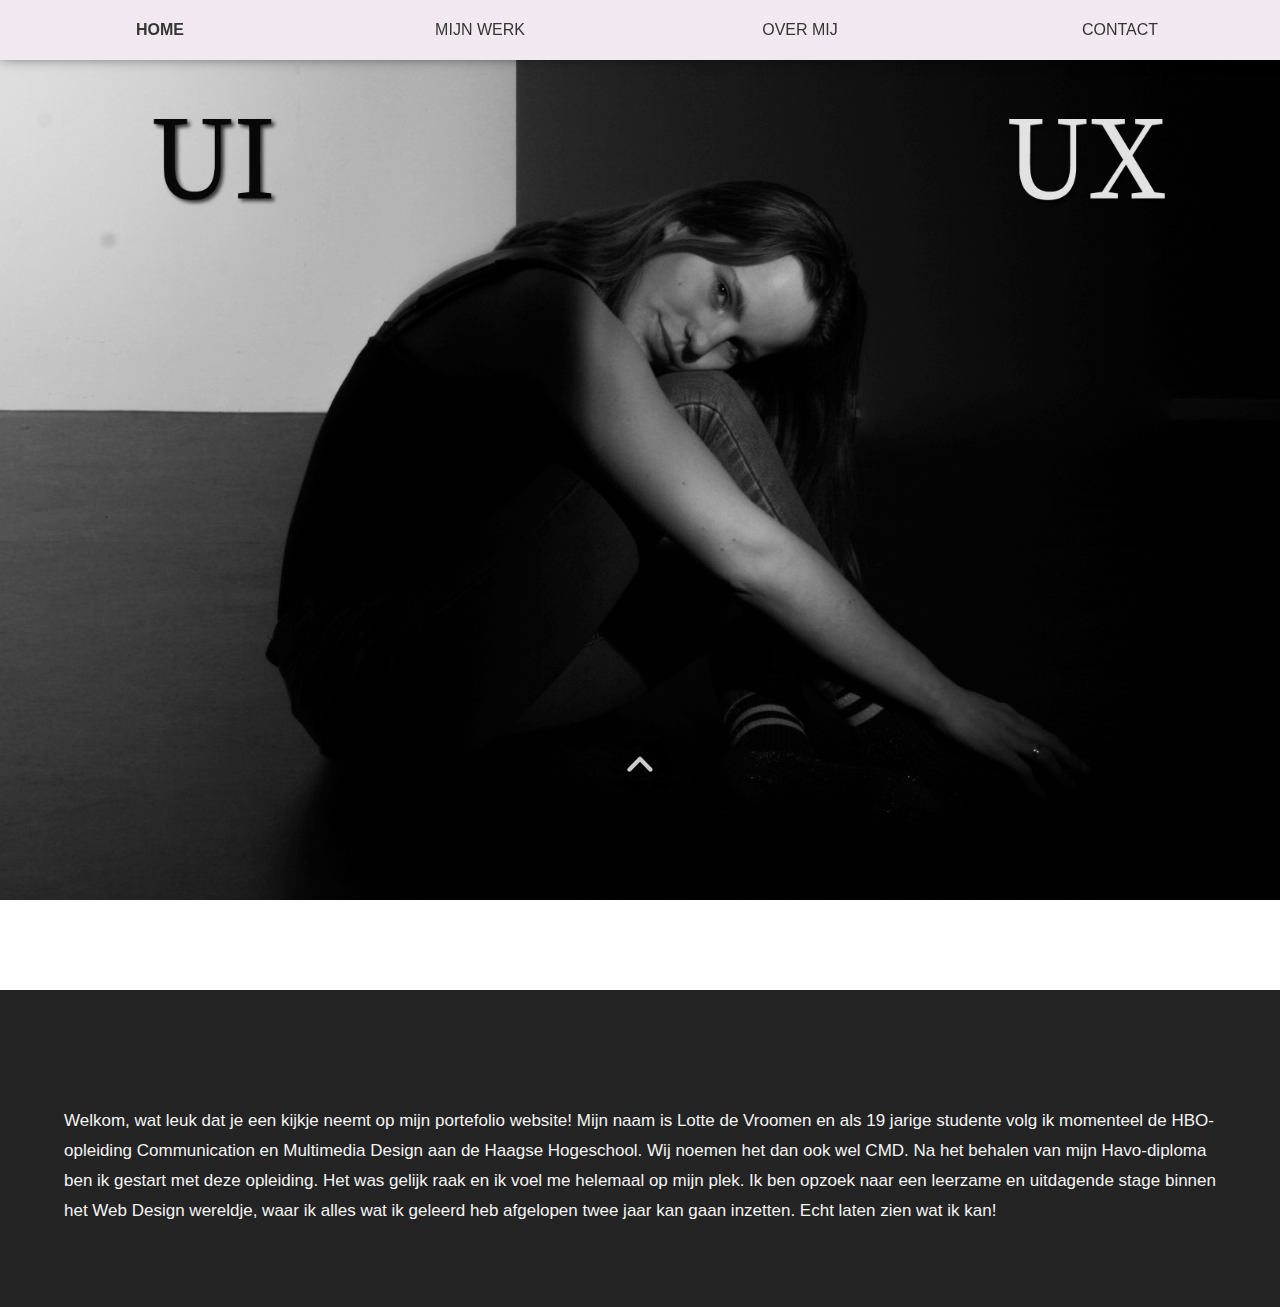
<file: index.html>
<!DOCTYPE html>
<html lang="nl">
	<head>
		<meta charset="UTF-8" />
		<title>Portfolio website</title>
		<meta name="viewport" content="width=device-width, initial-scale=1">
		<link type="text/css" href="styles/main.css" rel="stylesheet" />
		<link type="text/css" href="styles/home.css" rel="stylesheet" />
	</head>
	<body>
		<header>
			<a class="header-item actief" href="index.html">Home</a>
			<a class="header-item" href="projecten.html">Mijn werk</a>
			<a class="header-item" href="overmij.html">Over Mij</a>
			<a class="header-item" href="contact.html">Contact</a>
		</header>
		<div class="parralax">
			<img id="pijl" src="images/pijl.png">
		</div>
		<main>
			<div class="intro">
				<br/>
				<p>Welkom, wat leuk dat je een kijkje neemt op mijn portefolio website! Mijn naam is Lotte de Vroomen en als 19 jarige studente volg ik momenteel de HBO-opleiding Communication en Multimedia Design aan de Haagse Hogeschool. Wij noemen het dan ook wel CMD. Na het behalen van mijn Havo-diploma ben ik gestart met deze opleiding. Het was gelijk raak en ik voel me helemaal op mijn plek. Ik ben opzoek naar een leerzame en uitdagende stage binnen het Web Design wereldje, waar ik alles wat ik geleerd heb afgelopen twee jaar kan gaan inzetten. Echt laten zien wat ik kan!</p>
			</div>
		</main>
	</body>
</html>
</file>
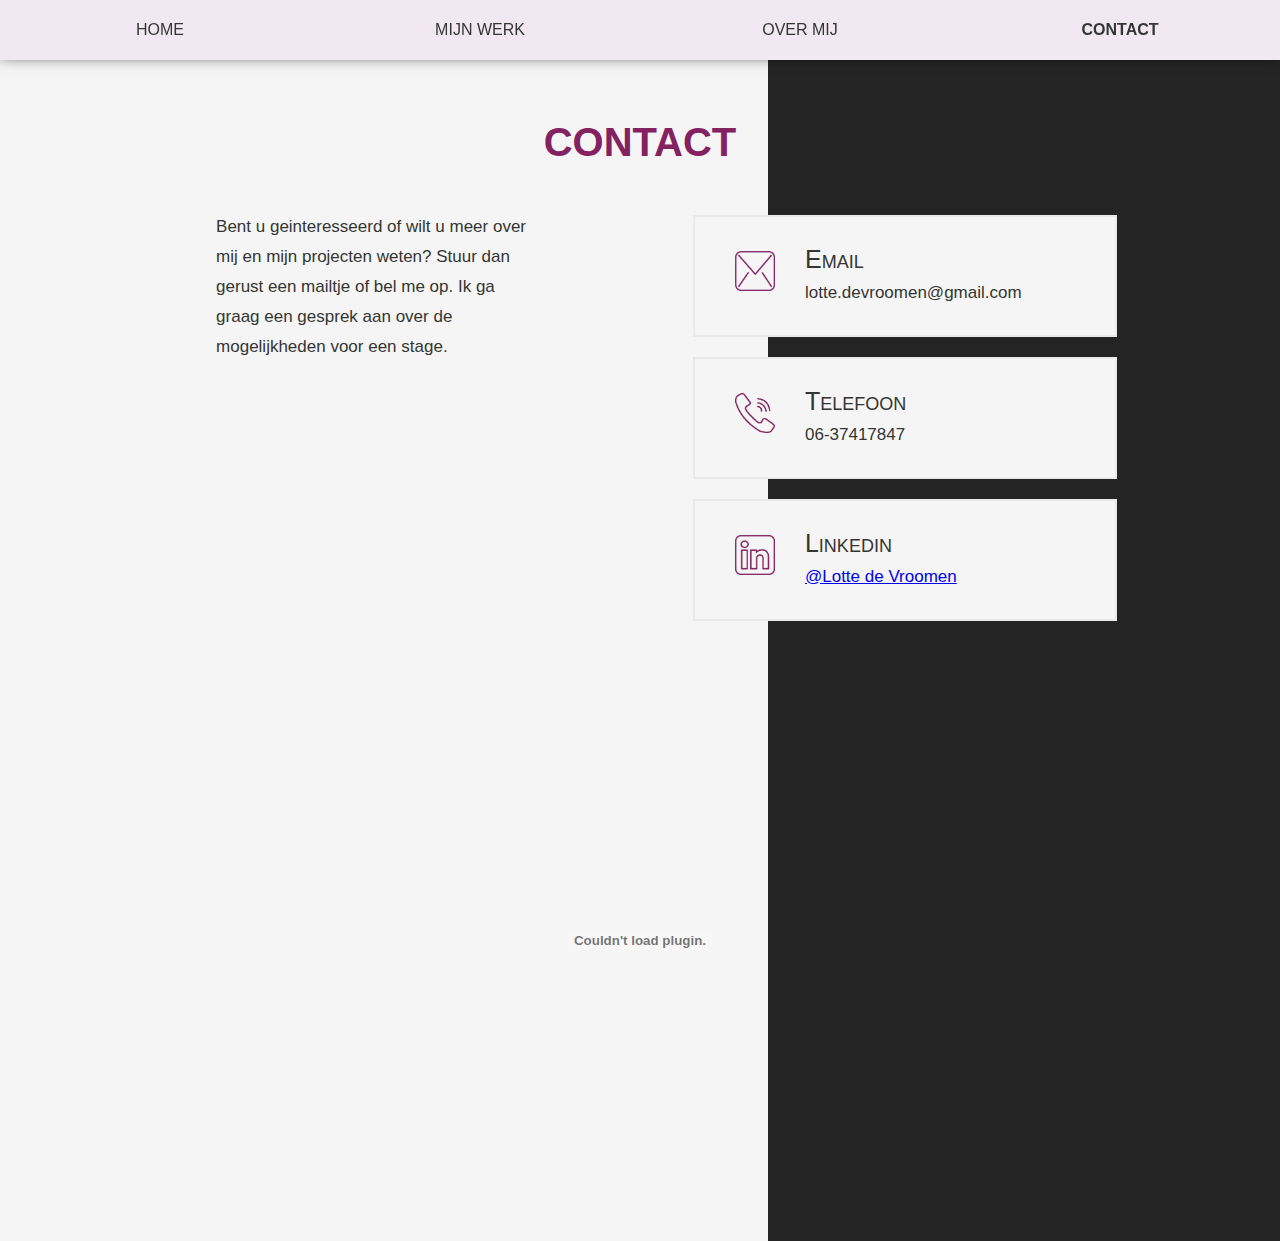
<file: contact.html>
<!DOCTYPE html>
<html lang="nl">
	<head>
		<meta charset="UTF-8" />
		<title>Portfolio website</title>
		<meta name="viewport" content="width=device-width, initial-scale=1">
		<link type="text/css" href="styles/main.css" rel="stylesheet" />
		<link type="text/css" href="styles/contact.css" rel="stylesheet" />
	</head>
	<body>
		<header>
			<a class="header-item" href="index.html">Home</a>
			<a class="header-item" href="projecten.html">Mijn werk</a>
			<a class="header-item" href="overmij.html">Over Mij</a>
			<a class="header-item actief" href="contact.html">Contact</a>
		</header>
		<main>
			<h2>
				Contact
			</h2>
			<div class="scheiding">
			<p class="hoofdtekst">
				Bent u geinteresseerd of wilt u meer over mij en mijn projecten weten? Stuur dan gerust een mailtje of bel me op. Ik ga graag een gesprek aan over de mogelijkheden voor een stage.
			</p>
				<div class="grid-container">
					<div class="grid-item email">
						<div class="icon">
							<center><img src="images/icon1.png"></center>
						</div>
						<p class="tekst">
						<b>Email</b>
						</br>lotte.devroomen@gmail.com
						</p>
					</div>
					<div class="grid-item telefoon">
						<div class="icon">
							<center><img src="images/icon2.png"></center>
						</div>
						<p class="tekst">
						<b>Telefoon</b>
						</br>06-37417847
						</p>
					</div>
					<div class="grid-item link">
						<div class="icon">
							<center><img src="images/icon3.png"></center>
						</div>
						<p class="tekst">
						<b>Linkedin</b>
						</br><a href="https://www.linkedin.com/in/lotte-de-vroomen-b96b59181/">@Lotte de Vroomen</a>
						</p>
					</div>
				</div>
			</div>
			<embed src="images/CV-LottedeVroomen.pdf">
		</main>
		<footer>
		</footer>
	
	</body>
</html>
</file>
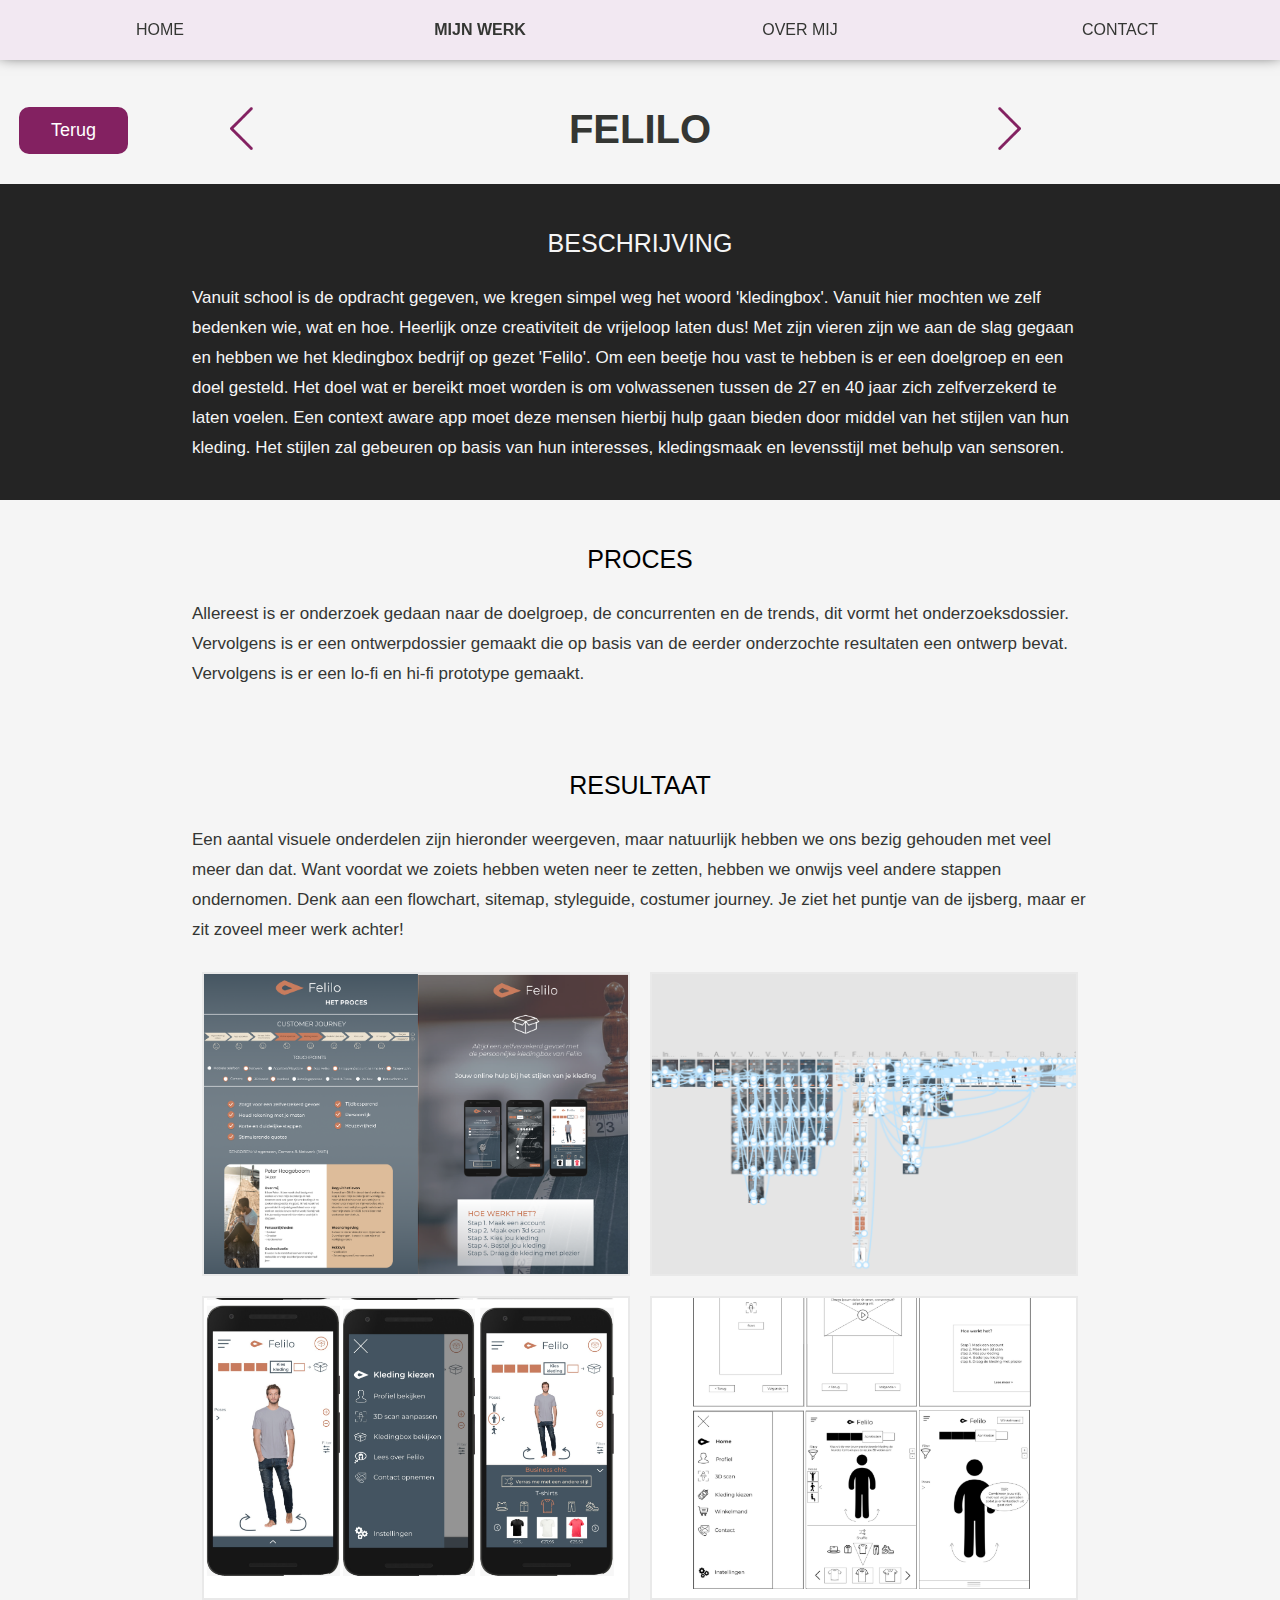
<file: felilo.html>
<!DOCTYPE html>
<html lang="nl">
	<head>
		<meta charset="UTF-8" />
		<title>Portfolio website</title>
		<meta name="viewport" content="width=device-width, initial-scale=1">
		<link type="text/css" href="styles/main.css" rel="stylesheet" />
		<link type="text/css" href="styles/projectendetail.css" rel="stylesheet" />
	</head>
	<body>
		<header>
			<a class="header-item" href="index.html">Home</a>
			<a class="header-item actief" href="projecten.html">Mijn werk</a>
			<a class="header-item" href="overmij.html">Over Mij</a>
			<a class="header-item" href="contact.html">Contact</a>
		</header>
		<main>
			<div class="boven2">
				<button type="button"><a href="projecten.html">Terug</a></button>
				<a href="middin.html" class="button2"><img class="buttonimg" src="images/pijlterug.png"></a>
				<h2>Felilo</h2>
				<a href="imperiumtheater.html" class="button2"><img class="buttonimg" src="images/pijlheen.png"></a>
				<div></div>
			</div>
				<div class="beschrijving tekst">
					<h3>Beschrijving</h3>
					<p>Vanuit school is de opdracht gegeven, we kregen simpel weg het woord 'kledingbox'. Vanuit hier mochten we zelf bedenken wie, wat en hoe. Heerlijk onze creativiteit de vrijeloop laten dus! Met zijn vieren zijn we aan de slag gegaan en hebben we het kledingbox bedrijf op gezet 'Felilo'. Om een beetje hou vast te hebben is er een doelgroep en een doel gesteld. Het doel wat er bereikt moet worden is om volwassenen tussen de 27 en 40 jaar zich zelfverzekerd te laten voelen. Een context aware app moet deze mensen hierbij hulp gaan bieden door middel van het stijlen van hun kleding. Het stijlen zal gebeuren op basis van hun interesses, kledingsmaak en levensstijl met behulp van sensoren.    </p>
				</div>
				<div class="proces tekst">
					<h3>Proces</h3>
					<p>Allereest is er onderzoek gedaan naar de doelgroep, de concurrenten en de trends, dit vormt het onderzoeksdossier. Vervolgens is er een ontwerpdossier gemaakt die op basis van de eerder onderzochte resultaten een ontwerp bevat. Vervolgens is er een lo-fi en hi-fi prototype gemaakt.</p>
				</div>
				<div class="resultaat tekst">
					<h3>Resultaat</h3>
					<p>Een aantal visuele onderdelen zijn hieronder weergeven, maar natuurlijk hebben we ons bezig gehouden met veel meer dan dat. Want voordat we zoiets hebben weten neer te zetten, hebben we onwijs veel andere stappen ondernomen. Denk aan een flowchart, sitemap, styleguide, costumer journey. Je ziet het puntje van de ijsberg, maar er zit zoveel meer werk achter!</p>
					<div class="grid-container">
							<div class="grid-item feliloposter">
							</div>
							<div class="grid-item feliloklik">
							</div>
							<div class="grid-item feliloschermen">
							</div>
							<div class="grid-item felilowire">
							</div>
				
					</div>
				</div>
				
		</main>
	</body>
</html>
</file>
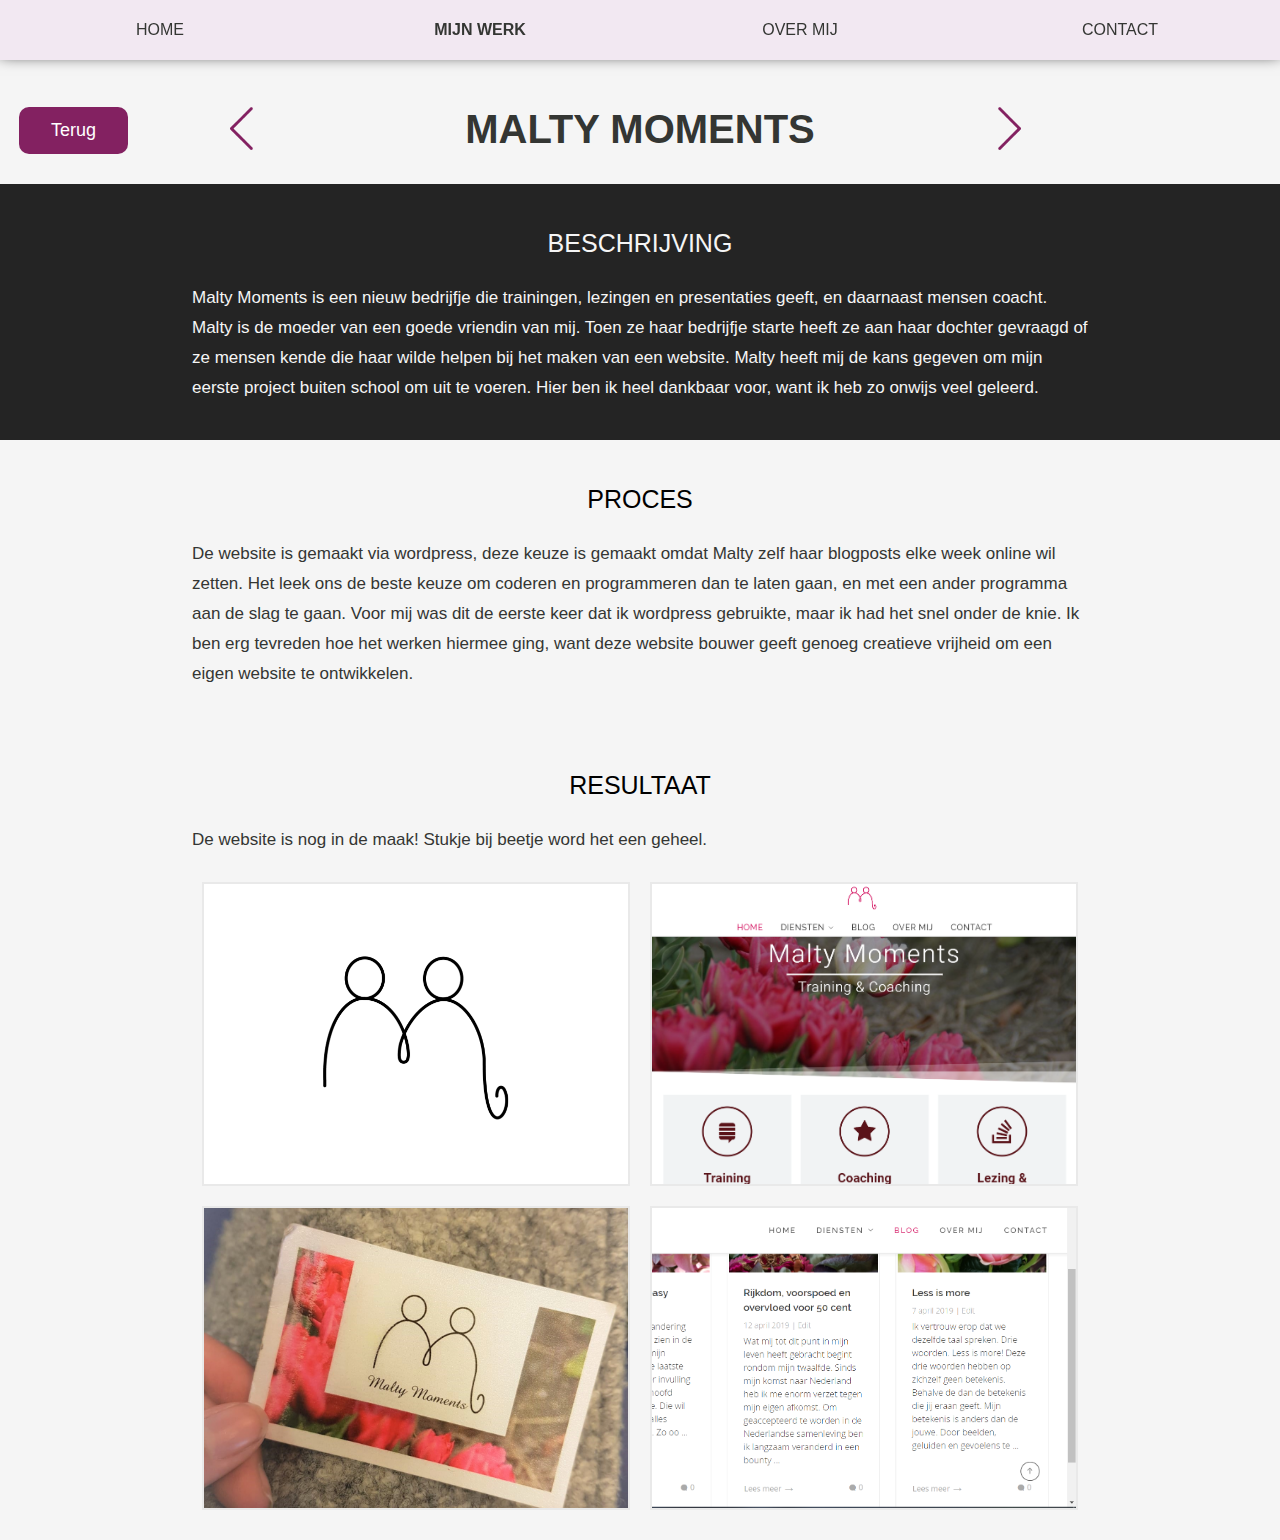
<file: maltymoments.html>
<!DOCTYPE html>
<html lang="nl">
	<head>
		<meta charset="UTF-8" />
		<title>Portfolio website</title>
		<meta name="viewport" content="width=device-width, initial-scale=1">
		<link type="text/css" href="styles/main.css" rel="stylesheet" />
		<link type="text/css" href="styles/projectendetail.css" rel="stylesheet" />
	</head>
	<body>
		<header>
			<a class="header-item" href="index.html">Home</a>
			<a class="header-item actief" href="projecten.html">Mijn werk</a>
			<a class="header-item" href="overmij.html">Over Mij</a>
			<a class="header-item" href="contact.html">Contact</a>
		</header>
		<main>
			<div class="boven2">
			<button type="button"><a href="projecten.html">Terug</a></button>
			<a href="responsivewebsites.html" class="button2"><img class="buttonimg" src="images/pijlterug.png"></a>
			<h2>Malty Moments</h2>
			<a href="middin.html" class="button2"><img class="buttonimg" src="images/pijlheen.png"></a>
			</div>
			</div>
				<div class="beschrijving tekst">
					<h3>Beschrijving</h3>
					<p>Malty Moments is een nieuw bedrijfje die trainingen, lezingen en presentaties geeft, en daarnaast mensen coacht. Malty is de moeder van een goede vriendin van mij. Toen ze haar bedrijfje starte heeft ze aan haar dochter gevraagd of ze mensen kende die haar wilde helpen bij het maken van een website. Malty heeft mij de kans gegeven om mijn eerste project buiten school om uit te voeren. Hier ben ik heel dankbaar voor, want ik heb zo onwijs veel geleerd.</p>
				</div>
				<div class="proces tekst">
					<h3>Proces</h3>
					<p>
						De website is gemaakt via wordpress, deze keuze is gemaakt omdat Malty zelf haar blogposts elke week online wil zetten. Het leek ons de beste keuze om coderen en programmeren dan te laten gaan, en met een ander programma aan de slag te gaan. Voor mij was dit de eerste keer dat ik wordpress gebruikte, maar ik had het snel onder de knie. Ik ben erg tevreden hoe het werken hiermee ging, want deze website bouwer geeft genoeg creatieve vrijheid om een eigen website te ontwikkelen. 
					</p>
				</div>
				<div class="resultaat tekst">
					<h3>Resultaat</h3>
					<p>
						De website is nog in de maak! Stukje bij beetje word het een geheel. 
					</p>
					<div class="grid-container">
							<div class="grid-item logomalty">
							</div>
							<div class="grid-item websitemalty">
							</div>
							<div class="grid-item visitekaartje">
							</div>
							<div class="grid-item fotoblog">
							</div>
				
					</div>
				</div>
				
		</main>
	</body>
</html>
</file>
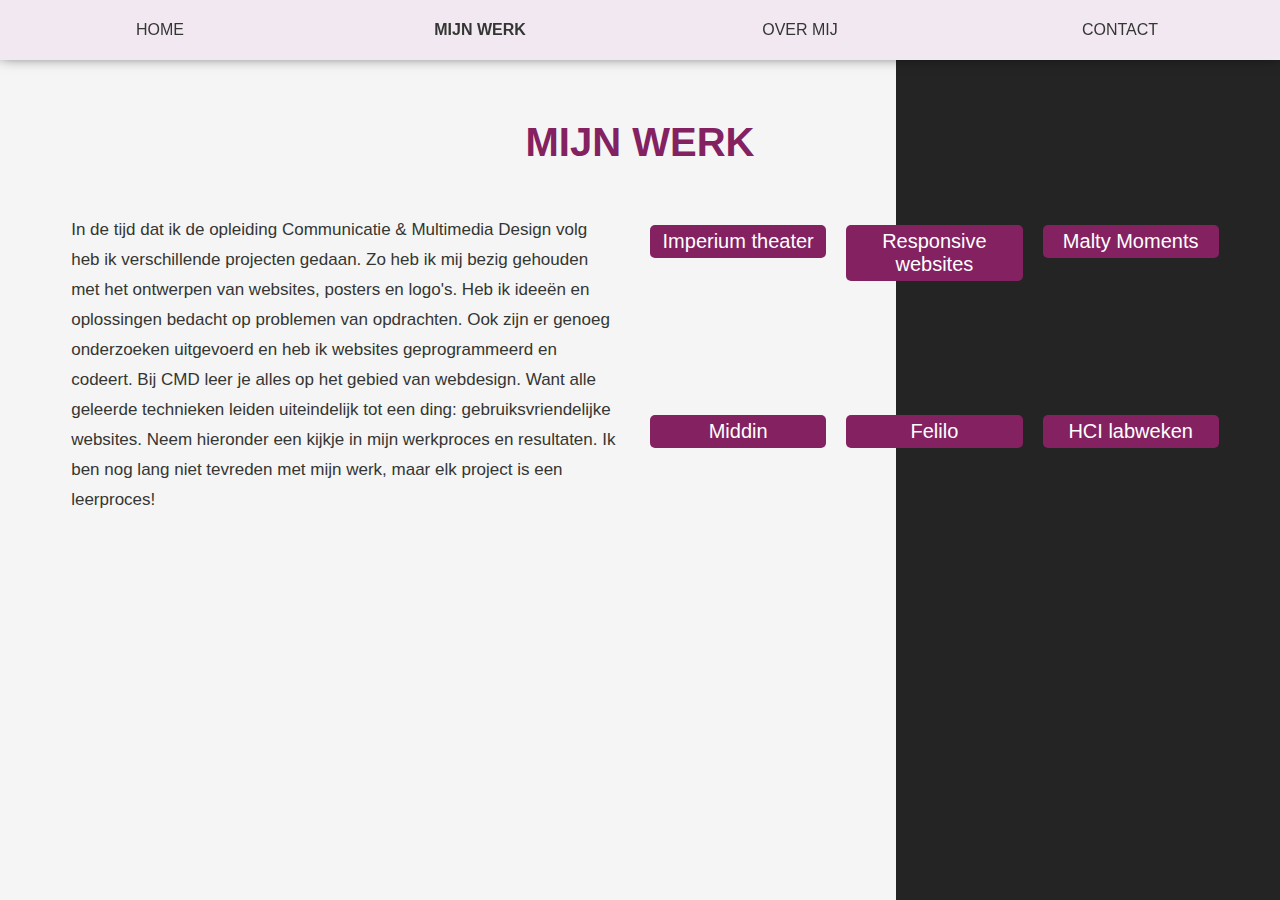
<file: projecten.html>
<!DOCTYPE html>
<html lang="nl">
	<head>
		<meta charset="UTF-8" />
		<title>Portfolio website</title>
		<meta name="viewport" content="width=device-width, initial-scale=1">
		<link type="text/css" href="styles/main.css" rel="stylesheet" />
		<link type="text/css" href="styles/projecten.css" rel="stylesheet" />
	</head>
	<body>
		<header>
			<a class="header-item" href="index.html">Home</a>
			<a class="header-item actief" href="projecten.html">Mijn werk</a>
			<a class="header-item" href="overmij.html">Over Mij</a>
			<a class="header-item" href="contact.html">Contact</a>
		</header>
		<main>
			<h2>
				Mijn werk
			</h2>
			<div class="scheiding">
				<p>
					In de tijd dat ik de opleiding Communicatie & Multimedia Design volg heb ik verschillende projecten gedaan. Zo heb ik mij bezig gehouden met het ontwerpen van websites, posters en logo's. Heb ik ideeën en oplossingen bedacht op problemen van opdrachten. Ook zijn er genoeg onderzoeken uitgevoerd en heb ik websites geprogrammeerd en codeert. Bij CMD leer je alles op het gebied van webdesign. Want alle geleerde technieken leiden uiteindelijk tot een ding: gebruiksvriendelijke websites. Neem hieronder een kijkje in mijn werkproces en resultaten. Ik ben nog lang niet tevreden met mijn werk, maar elk project is een leerproces! 
				</p>
				<div class="grid-container">
					<div class="grid-item">
						<a href="imperiumtheater.html"><h3>Imperium theater</h3></a>
					</div>
					<div class="grid-item">
						<a href="responsivewebsites.html"><h3>Responsive websites</h3></a>
					</div>
					<div class="grid-item">
						<a href="maltymoments.html"><h3>Malty Moments</h3></a>
					</div>
					<div class="grid-item">
						<a href="middin.html"><h3>Middin</h3></a>
					</div>
					<div class="grid-item">
						<a href="felilo.html"><h3>Felilo</h3></a>
					</div>
					<div class="grid-item">
						<a href="https://lottedevroomen.github.io/HCI-portfolio-Lottedevroomen/"><h3>HCI labweken</h3></a>
					</div>
				</div>	
			</div>
		</main>
		<footer>
		</footer>
		
	</body>
</html>
</file>
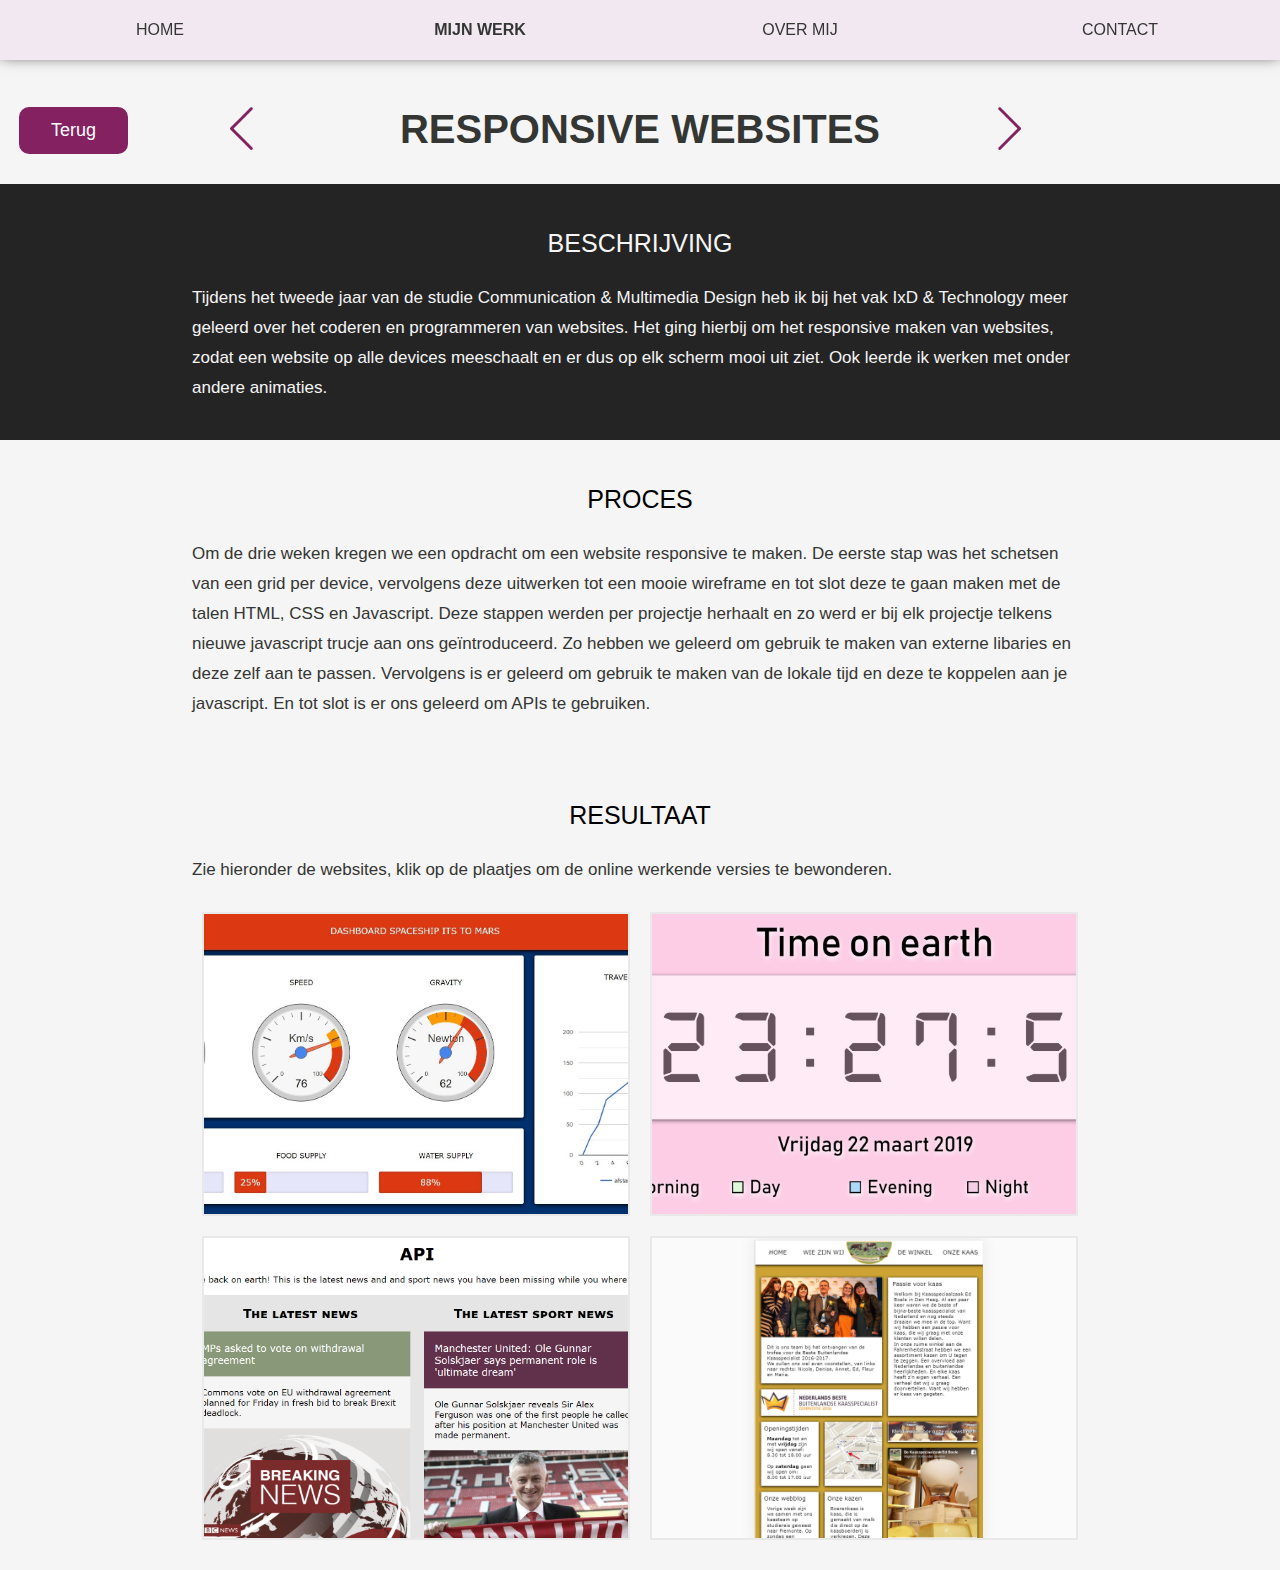
<file: responsivewebsites.html>
<!DOCTYPE html>
<html lang="nl">
	<head>
		<meta charset="UTF-8" />
		<title>Portfolio website</title>
		<meta name="viewport" content="width=device-width, initial-scale=1">
		<link type="text/css" href="styles/main.css" rel="stylesheet" />
		<link type="text/css" href="styles/projectendetail.css" rel="stylesheet" />
	</head>
	<body>
		<header>
			<a class="header-item" href="index.html">Home</a>
			<a class="header-item actief" href="projecten.html">Mijn werk</a>
			<a class="header-item" href="overmij.html">Over Mij</a>
			<a class="header-item" href="contact.html">Contact</a>
		</header>
		<main>
			<div class="boven2">
				<button type="button"><a href="projecten.html">Terug</a></button>
				<a href="imperiumtheater.html" class="button2"><img class="buttonimg" src="images/pijlterug.png"></a>
				<h2> Responsive websites </h2>
				<a href="maltymoments.html" class="button2"><img class="buttonimg" src="images/pijlheen.png"></a>
				<div></div>
			</div>
				<div class="beschrijving tekst">
					<h3>Beschrijving</h3>
					<p>Tijdens het tweede jaar van de studie Communication & Multimedia Design heb ik bij het vak IxD & Technology meer geleerd over het coderen en programmeren van websites. Het ging hierbij om het responsive maken van websites, zodat een website op alle devices meeschaalt en er dus op elk scherm mooi uit ziet. Ook leerde ik werken met onder andere animaties. 
					</p>
				</div>
				<div class="proces tekst">
					<h3>Proces</h3>
					<p>Om de drie weken kregen we een opdracht om een website responsive te maken. De eerste stap was het schetsen van een grid per device, vervolgens deze uitwerken tot een mooie wireframe en tot slot deze te gaan maken met de talen HTML, CSS en Javascript. Deze stappen werden per projectje herhaalt en zo werd er bij elk projectje telkens nieuwe javascript trucje aan ons geïntroduceerd. Zo hebben we geleerd om gebruik te maken van externe libaries en deze zelf aan te passen. Vervolgens is er geleerd om gebruik te maken van de lokale tijd en deze te koppelen aan je javascript. En tot slot is er ons geleerd om APIs te gebruiken. 
					</p>
				</div>
				<div class="resultaat tekst">
					<h3>Resultaat</h3>
					<p>
						Zie hieronder de websites, klik op de plaatjes om de online werkende versies te bewonderen. 
					</p>
					<div class="grid-container">
						<a href="https://lottedevroomen.github.io/gitbasics-lottedevr/">
							<div class="grid-item ruimteschip1">
							</div>
						</a>
						<a href="https://lottedevroomen.github.io/gitbasics-lottedevroomenn/">
							<div class="grid-item ruimteschip2">
							</div>
						</a>
						<a href="https://lottedevroomen.github.io/gitbasics-lottedevroomen2/">
							<div class="grid-item ruimteschip3">
							</div>
						</a>
						<a href="https://happy-cray-60917c.netlify.com/">
							<div class="grid-item kaassite">
							</div>
						</a>
					</div>
				</div>
		</main>
	</body>
</html>
</file>
<file: styles/main.css>
body {
	font-family: Bahnschrift, Arial;
	margin: 0;
	font-weight: 400;
}

p {
	line-height: 30px;
	font-size: 18px;
	color: #343633;
}

h2 {
	text-align: center;
	text-transform: uppercase;
	color: #832161;
	font-size: 40px;
	margin:0;
	padding: 30px;
}

h3 {
	text-align: center;
	font-size: 25px;
	font-weight: normal;
}

header {
	position: fixed;
	top: 0;
	text-align: center;
	width: 100%;
	text-transform: uppercase;
	box-shadow: 0px -6px 15px black;
	display: flex;
	padding-top: 3%;
	padding-bottom: 3%;
	z-index: 1;
	background-color: #F2E8F2;
}

.header-item {
	text-decoration: none;
	color: #343633;
	border: 2px transparent solid;
	border-radius: 5px;
	padding: 0.5%;
	opacity: 1;
	flex: 1;
}
.header-item:hover {
	border: 2px #343633 solid;
	border-radius: 5px;
	color: #343633;
}

.actief {
	color: #343633;
	font-weight: bold;
}

main {
	padding-top: 10%; 
}

@media screen and (min-width: 700px){
	main{
		padding-top: 9%; 
	}
	
	header {
		padding-top: 2%;
		padding-bottom: 2%;
	}
	
	body {
		font-weight: 300;
	}
	
	h3 {
		font-weight: lighter;
	}
}
	
@media screen and (min-width: 1200px) {
	main{
		padding-top: 7%; 
	}
	
	p {
		font-size: 17px;
	}
	
	header {
		padding-top: 1%;
		padding-bottom: 1%;
	}
}

@media screen and (min-width: 1900px){
	main{
		padding-top: 6%; 
	}

}
</file>
<file: styles/home.css>
body {
	background-image: url(../images/bannermobiel.png);
	background-attachment: fixed;
	background-size: cover;
	background-repeat: no-repeat;
	background-position: top;
	height: 100vh; 
	width: 100%;
}

.parralax{
	position: relative;
	height: 100vh;
	width: 100%;
}

.intro {
	background-color: #242424;
	line-height: 35px;
	padding: 5%;
	font-size: 18px;
}

#pijl {
	position: absolute;
	width: 20%;
	height: auto;
	top: 85%;
	left: 50%;
	transform: translate(-50%, -50%);
}

p {
	color: #f5f5f5;
}

@media screen and (min-width: 700px){
	body{
		background-image: url(../images/bannertablet.png);
		background-position: top;
	}
	
}

@media screen and (min-width: 1200px) {
	#pijl {
		width: 5%;
	}
	
	body {
		background-image: url(../images/bannerlaptop.png);
	}

}
</file>
<file: styles/contact.css>
main {
	margin-left: auto;
	margin-right: auto;
	display: block;
	width: 90%;
}

embed {
	width: 90%;
	height: 500px;
	margin-left: auto;
	margin-right: auto;
	display: block;
	margin-top: 50px;
	margin-bottom: 50px;
}

.grid-item {
	border: 2px solid #E9E9E9;
	margin-top: 20px ;
	margin-bottom: 20px;
	padding: 10px;
	display: flex;
}

.icon{
	flex:1; 
	padding-top: 5%;
}

img {
	width: 40%;
}

.tekst {
	flex: 3;
}

b {
	font-size: 25px;
	font-weight: normal;
	font-variant: small-caps;
}

@media screen and (min-width: 700px){
	.grid-container {
		margin-left: auto;
		margin-right: auto;
		width: 80%;
	}
	.grid-item {
		background-color: #f5f5f5;
	}
	
	.icon{
		padding-top: 2.5%;
	}
	
	img {
		width: 30%;
	}

	body {
		height: 100%;
		background: linear-gradient(90deg, #f5f5f5 60%, #242424 40%);
	}
	
	.scheiding {
		display: grid;
		grid-template-columns: 1fr 1fr;
		padding-left: 4%;
		padding-right: 4%;
	}
}

@media screen and (min-width: 1200px) {	

	
	.hoofdtekst {
		margin-left: auto;
		margin-right: auto;
		display: block;
		width: 60%;
	}
	
	img {
		width: 40%;
	}
	
	.icon{
		padding-top: 6%;
	}
	
}
</file>
<file: styles/projectendetail.css>
main {
	padding-top: 20%;
}

body {
		
		background-color: #f5f5f5 ;
	}

.boven2{
	display: grid;
	grid-template-columns: 1fr 2fr 4fr 2fr 1fr;
	width: 100%;
}

.button2 {
	flex:1;
	background-color: transparent;
	border: none;
}

.buttonimg {
	width: 40%;
	padding-top: 30px;
	padding-bottom: 30px;
	padding-left: 40%;
}

button {
	background-color: #832161;
	border: none;
	border-radius: 10px;
	font-family: Bahnschrift, Arial;
	padding: 1%;
	font-size: 18px;
	margin-top: 30px;
	margin-bottom: 30px;
	margin-left: 15%;
}


h2 {
	color: #343633;
	flex: 5;
	text-align: center;
	padding-left: 0;
	padding-right: 0;
}

h3 {
	text-transform: uppercase;
}

a {
	text-decoration: none;
	color: white;
}

.link {
	color: #832161;
	font-style: bold;
	
}

.tekst {
	padding: 20px;
}

.grid-item {
	height: 150px;
	background-size: cover;
	background-repeat: no-repeat;
	background-position: top;
	border: 2px solid #E9E9E9;
	margin-top: 10px;
	margin-bottom: 10px;
}

video {
	
	padding: 0;
	width: 100%;
}

.imperiumwebsite {
	background-image: url(../images/imperiumwebsite.png);
}

.imperiumschets {
	background-image: url(../images/imperiumschets.png);
}

.imperiumcode {
	background-image: url(../images/imperiumcode.png);
}

.ruimteschip1 {
	background-image: url(../images/ruimteschip1.jpg);
}

.ruimteschip2 {
	background-image: url(../images/ruimteschip2.jpg);
}

.ruimteschip3 {
	background-image: url(../images/ruimteschip3.png);
}

.kaassite {
	background-image: url(../images/kaassite.png);
}

.logomalty{
	background-image: url(../images/logomalty.png);
}

.websitemalty{
	background-image: url(../images/malty1.png);
}

.visitekaartje{
	background-image: url(../images/maltyvisitekaartje.jpeg);
	background-position: center;
}

.middinwire{
	background-image: url(../images/middinwire.jpg);
}

.middinlofi{
	background-image: url(../images/middinlofi.png);
	background-position: center;
}

.middinstoryboard{
	background-image: url(../images/middinstoryboard.png);
	
}

.fotoblog{
	background-image: url(../images/maltyblog.png);
	background-position: right;
}

.feliloposter{
	background-image: url(../images/feliloposter.png);
}

.feliloklik{
	background-image: url(../images/feliloklik.png);
}

.feliloschermen{
	background-image: url(../images/feliloschermen.png);
}

.felilowire{
	background-image: url(../images/felilowire.png);
	background-position: bottom;
}
	
	

@media screen and (min-width: 700px){
	
	main {
		padding-top: 12%; 
	}
	
	.buttonimg {
		width: 15%;
	}
	
	.tekst {
		padding-left: 70px;
		padding-right: 70px;
	}
	
	.grid-container {
		display: grid;
		grid-template-columns: 1fr 1fr;
	}
	
	.grid-item {
		margin: 10px;
	}
	
	.beschrijving {
		background-color: #242424;
	}
	
	.beschrijving p {
		color: #f5f5f5;
	}
	
	.beschrijving h3 {
		color: #f5f5f5;
	}
	
	video{
		
	}
}

@media screen and (min-width: 1200px) {
	main {
		padding-top: 6%; 
	}
	
	.buttonimg {
		width: 9%;
	}
	
	.tekst{
		padding-left: 15%;
		padding-right: 15%;
	}
	
	.grid-item {
		height: 300px;
	}

	
	
}
</file>
<file: styles/projecten.css>
.grid-container {
	margin-left: auto;
	margin-right: auto;
	display: block;
	width: 80%;
}

p {
	padding: 20px;
	margin-top: 0;
}

h3 {
	background-color: #832161;
	margin-top: 20px;
	padding: 3%;
	margin-bottom:0;
	color: white;
	border-radius: 5px;
	font-size: 20px;
	text
}

a {
	text-decoration: none;
	color: #343633;
}


@media screen and (min-width: 700px){
	body {
		height: 100%;
		background: linear-gradient(90deg, #f5f5f5 70%, #242424 30%);
		
	}
	
	.scheiding {
		display: grid;
		grid-template-columns: 1fr 1fr;
		padding-left: 4%;
		padding-right: 4%;
	}
	
	.grid-container {
		display: grid;
		grid-template-columns: 1fr 1fr;
		width: 100%;
	}
	
	.grid-item {
		margin: 10px;
	}
	
	.project1{
		grid-column-start: 1;
		grid-row-start: 1;
	}
	
	.project2{
		grid-column-start: 2;
		grid-row-start: 1;
	}
	
	.project3{
		grid-column-start: 1;
		grid-row-start: 2;
	}
	
	.project4{
		grid-column-start: 2;
		grid-row-start: 2;
	}
	
	.project5{
		grid-column-start: 1;
		grid-row-start: 3;
	}
	
	.project6{
		grid-column-start: 2;
		grid-row-start: 3;
	}

}

@media screen and (min-width: 1200px) {	

	.grid-container {
		display: grid;
		grid-template-columns: 1fr 1fr 1fr;
	}
	
	.project1{
		grid-column-start: 1;
		grid-row-start: 1;
	}
	
	.project2{
		grid-column-start: 2;
		grid-row-start: 1;
	}
	
	.project3{
		grid-column-start: 3;
		grid-row-start: 1;
	}
	
	.project4{
		grid-column-start: 1;
		grid-row-start: 2;
	}
	
	.project5{
		grid-column-start: 2;
		grid-row-start: 2;
	}
	
	.project6{
		grid-column-start: 3;
		grid-row-start: 2;
	}

	
}
</file>
